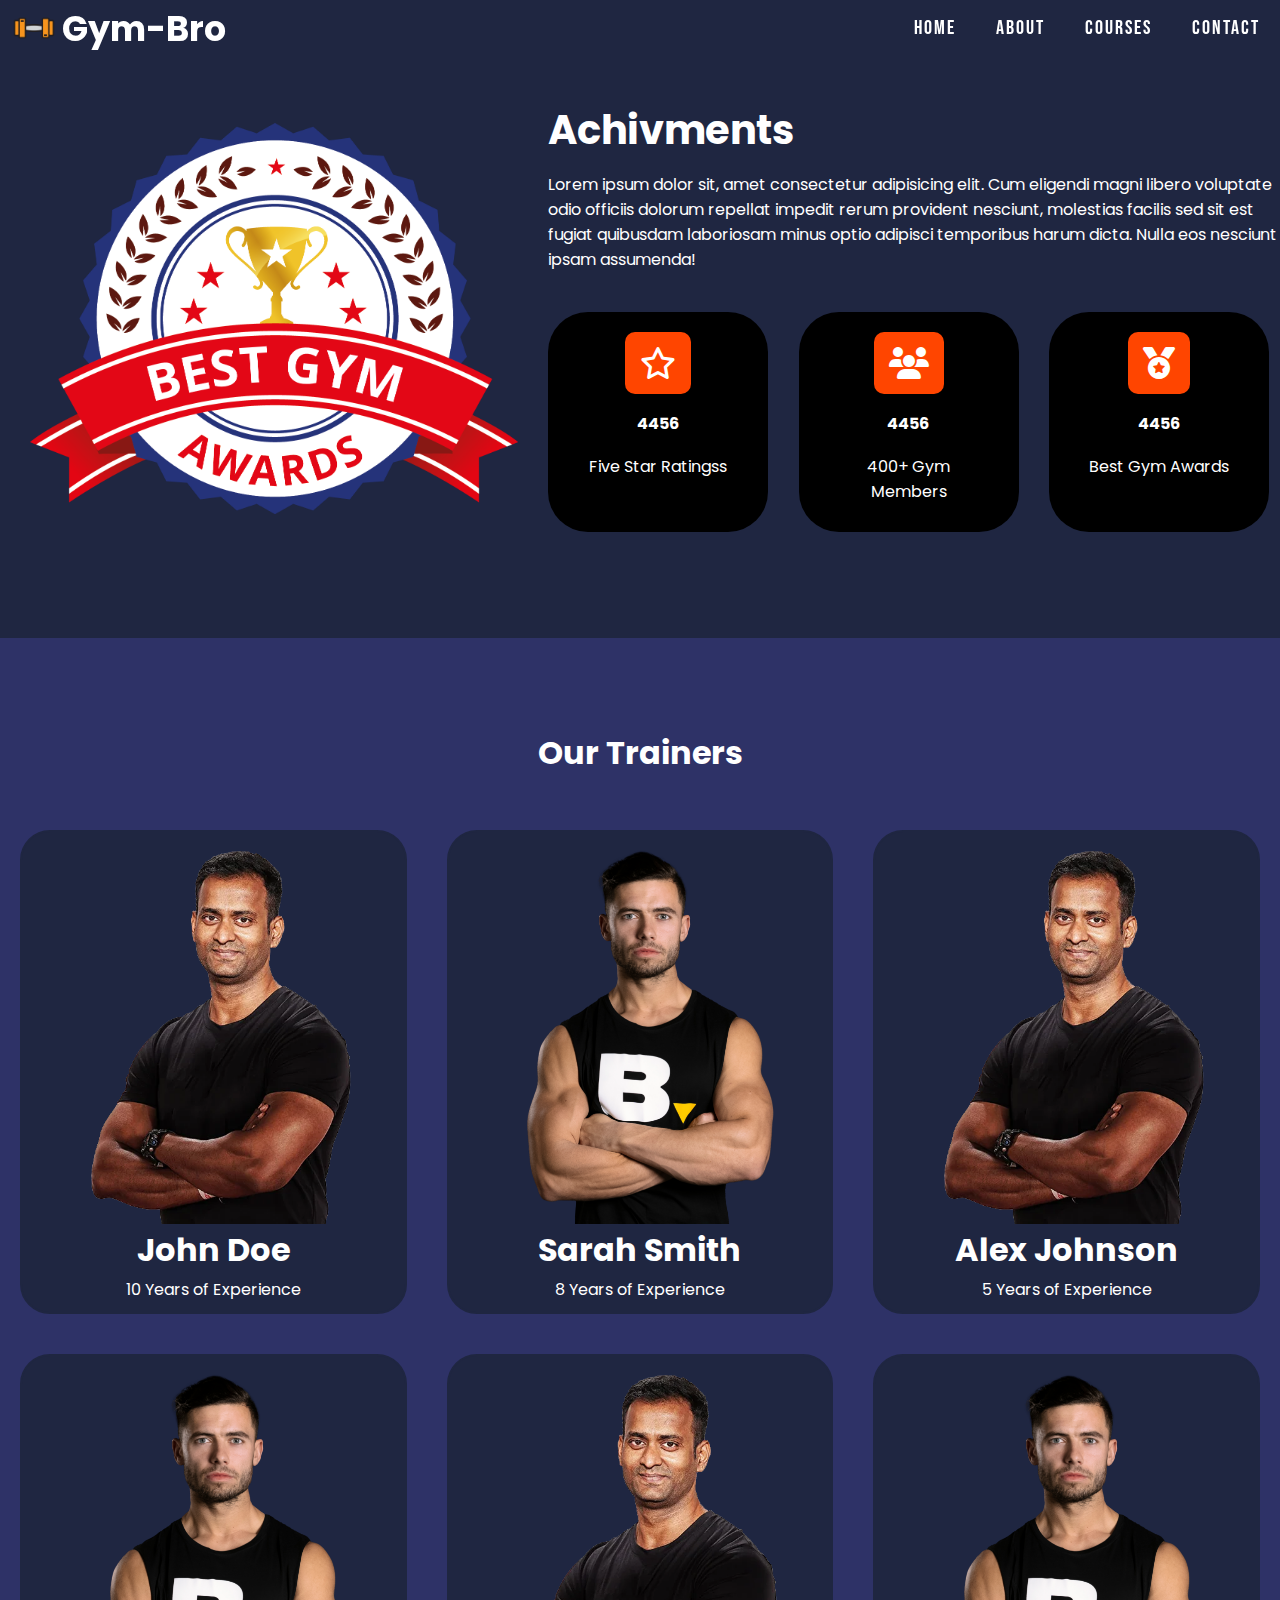
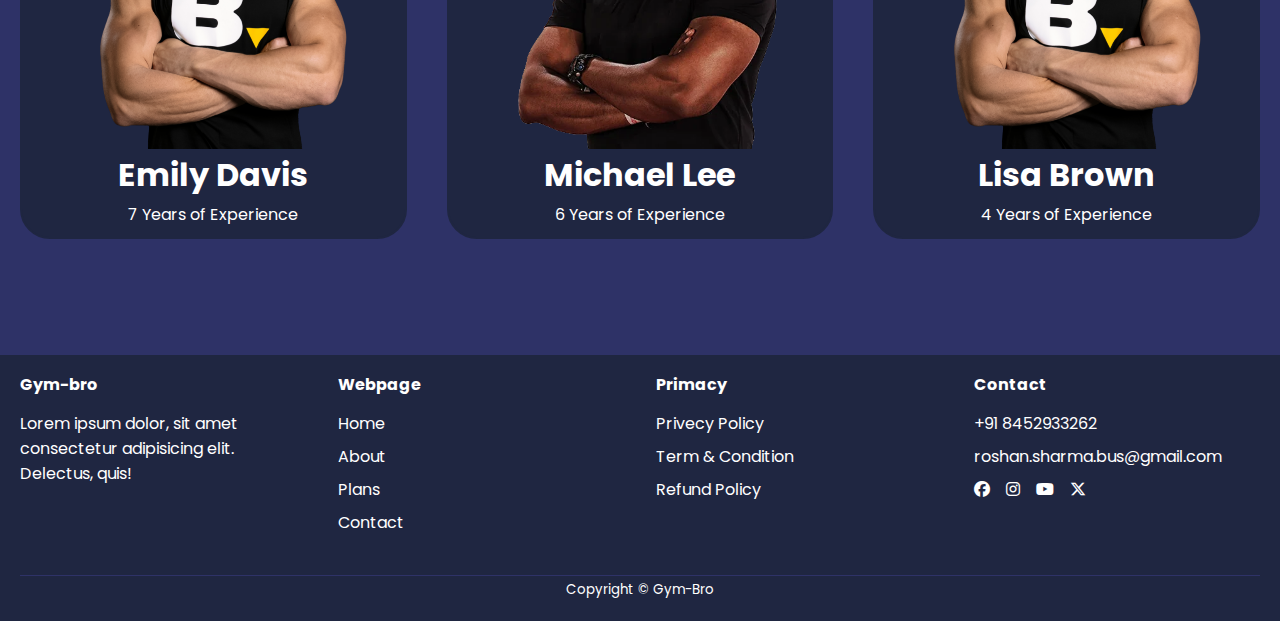
<file: HTML files/about.htm>
<!DOCTYPE html>
<html lang="en">

<head>
  <meta charset="UTF-8" />
  <meta name="viewport" content="width=device-width, initial-scale=1.0" />
  <title>Gym-Bro</title>
  <link rel="stylesheet" href="https://cdn.jsdelivr.net/npm/swiper@11/swiper-bundle.min.css" />
  <link rel="shortcut icon" href="../Photos/logo.png" type="image/x-icon" />
  <link rel="stylesheet" href="../CSS files/index.css" />

  <link rel="stylesheet" href="https://cdnjs.cloudflare.com/ajax/libs/font-awesome/6.6.0/css/all.min.css" />
  <link rel="stylesheet" href="../CSS files/about.css">
</head>

<body>
  <nav>
    <div class="container nav-section">
      <a href="index.htm" class="logoancor">
        <h2 class="navlogo">
          <img src="../Photos/logo.png" class="logo-img" alt="" />Gym-Bro
        </h2>
      </a>
      <ul class="nav-menu">
        <li class="nav-item"><a href="index.htm">Home</a></li>
        <li class="nav-item"><a href="about.htm">About</a></li>
        <li class="nav-item"><a href="courses.htm">courses</a></li>
        <li class="nav-item"><a href="contact.htm">Contact</a></li>
      </ul>
      <button id="open-menu">
        <i class="fa-solid fa-bars"></i>
      </button>
      <button id="close-menu">
        <i class="fa-solid fa-circle-xmark"></i>
      </button>
    </div>
  </nav>
  <section class="container achivmets">
    <div class="achivement-conatiner">
      <div class="achivmet-left">
        <img src="../Photos/Achivment.png" alt="">
      </div>
      <div class="achivment-right">
        <h3>Achivments</h3>
        <p>Lorem ipsum dolor sit, amet consectetur adipisicing elit. Cum eligendi magni libero voluptate odio officiis
          dolorum repellat impedit rerum provident nesciunt, molestias facilis sed sit est fugiat quibusdam laboriosam
          minus optio adipisci temporibus harum dicta. Nulla eos nesciunt ipsam assumenda!</p>
        <div class="boxes-menu">
          <div class="box">
            <i class="fa-regular fa-star"></i>
            <h4>4456</h4>
            <p>Five Star Ratingss</p>
          </div>
          <div class="box">
            <i class="fa-solid fa-users"></i>
            <h4>4456</h4>
            <p>400+ Gym Members</p>
          </div>
          <div class="box">
            <i class="fa-solid fa-medal"></i>
            <h4>4456</h4>
            <p>Best Gym Awards</p>
          </div>
        </div>
      </div>
    </div>
  </section>


  <section class="container team">
    <div class="team-container">
      <h2>Our Trainers</h2>
      <div class="team-menu">
        <div class="team-details">
          <img src="../Photos/team.png" alt="Trainer John Doe">
          <h4>John Doe</h4>
          <p>10 Years of Experience</p>
        </div>
        <div class="team-details">
          <img src="../Photos/team2.png" alt="Trainer Sarah Smith">
          <h4>Sarah Smith</h4>
          <p>8 Years of Experience</p>
        </div>
        <div class="team-details">
          <img src="../Photos/team.png" alt="Trainer Alex Johnson">
          <h4>Alex Johnson</h4>
          <p>5 Years of Experience</p>
        </div>
        <div class="team-details">
          <img src="../Photos/team2.png" alt="Trainer Emily Davis">
          <h4>Emily Davis</h4>
          <p>7 Years of Experience</p>
        </div>
        <div class="team-details">
          <img src="../Photos/team.png" alt="Trainer Michael Lee">
          <h4>Michael Lee</h4>
          <p>6 Years of Experience</p>
        </div>
        <div class="team-details">
          <img src="../Photos/team2.png" alt="Trainer Lisa Brown">
          <h4>Lisa Brown</h4>
          <p>4 Years of Experience</p>
        </div>
      </div>
    </div>
  </section>

  <footer class="footer">
    <div class="footer-container ">
      <div class="footer-1">
        <h4>Gym-bro</h4>
        <p>Lorem ipsum dolor, sit amet consectetur adipisicing elit. Delectus, quis!</p>
      </div>
      <div class="footer-2">
        <h4>Webpage</h4>
        <ul class="link">
          <li class="link"><a href="index.htm">Home</a></li>
          <li class="link"><a href="about.htm">About</a></li>
          <li class="link"><a href="courses.htm">Plans</a></li>
          <li class="link"><a href="contact.htm">Contact</a></li>
        </ul>
      </div>
      <div class="footer-3">
        <h4>Primacy</h4>
        <ul class="social-links">
          <li>
            <a href="">Privecy Policy</a>
          </li>
          <li> <a href="">Term & Condition</a></li>
          <li> <a href=""> Refund Policy</a></li>
        </ul>
      </div>
      <div class="footer-4">
        <h4>Contact</h4>
        <ul class="social-links">
          <li><a href="">+91 8452933262</a></li>
          <li><a href="">roshan.sharma.bus@gmail.com</a></li>
          <div class="social-icon">
            <li><a href=""><i class="fa-brands fa-facebook"></i></a></li>
            <li> <a href=""><i class="fa-brands fa-instagram"> </i></a></li>
            <li> <a href=""><i class="fa-brands fa-youtube"></i></a></li>
            <li> <a href=""><i class="fa-brands fa-x-twitter"></i></a></li>
          </div>
        </ul>
      </div>
    </div>
    <div class="footer-end">
      <small> Copyright &copy; Gym-Bro </small>
    </div>
  </footer>
  <script src="../script.js"></script>
</body>

</html>
</file>
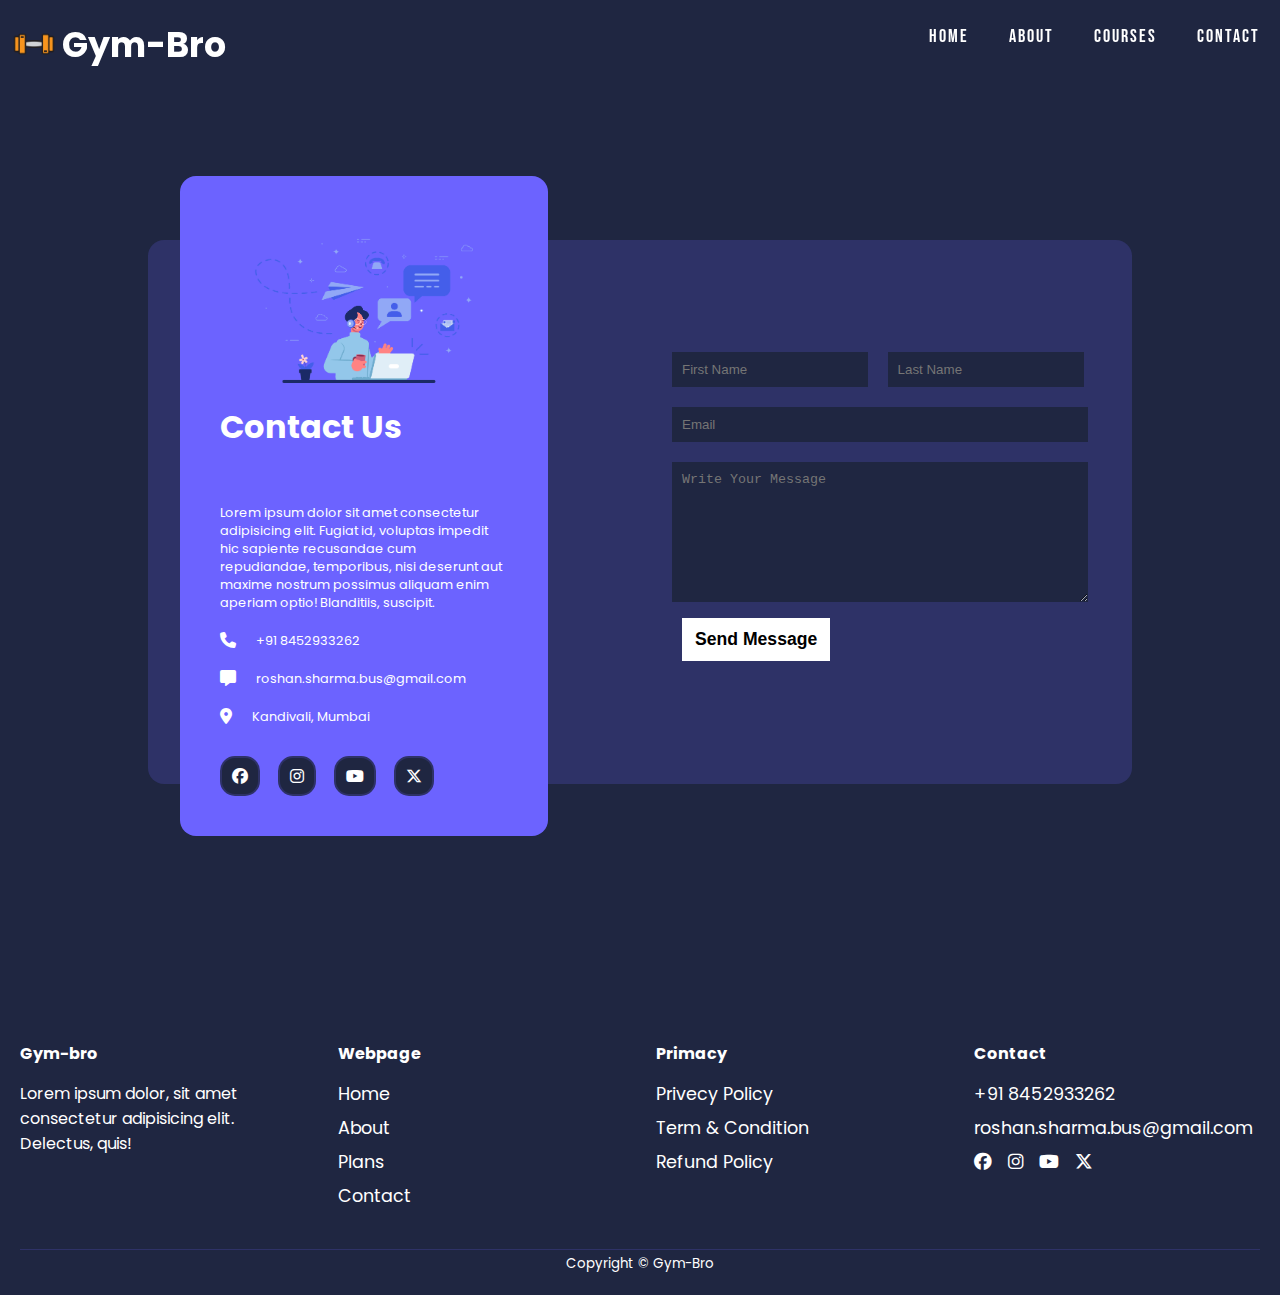
<file: HTML files/contact.htm>
<!DOCTYPE html>
<html lang="en">
<head>
  <meta charset="UTF-8" />
  <meta name="viewport" content="width=device-width, initial-scale=1.0" />
  <title>Gym-Bro</title>
  <link rel="stylesheet" href="https://cdn.jsdelivr.net/npm/swiper@11/swiper-bundle.min.css" />
  <link rel="shortcut icon" href="../Photos/logo.png" type="image/x-icon" />
  <link rel="stylesheet" href="../CSS files/index.css" />

  <link rel="stylesheet" href="https://cdnjs.cloudflare.com/ajax/libs/font-awesome/6.6.0/css/all.min.css" />
  <link rel="stylesheet" href="../CSS files/contact.css">
</head>
<body>
  <nav>
    <div class="container nav-section">
      <a href="index.htm" class="logoancor">
        <h2 class="navlogo">
          <img src="../Photos/logo.png" class="logo-img" alt="" />Gym-Bro
        </h2>
      </a>
      <ul class="nav-menu">
        <li class="nav-item"><a href="index.htm">Home</a></li>
        <li class="nav-item"><a href="about.htm">About</a></li>
        <li class="nav-item"><a href="courses.htm">courses</a></li>
        <li class="nav-item"><a href="contact.htm">Contact</a></li>
      </ul>
      <button id="open-menu">
        <i class="fa-solid fa-bars"></i>
      </button>
      <button id="close-menu">
        <i class="fa-solid fa-circle-xmark"></i>
      </button>
    </div>
  </nav>
  <section class="contact">
    <div class="contact-container">
      <div class="contact-left">
        <img src="../plan/Contact.png" alt="">
        <h2>Contact Us</h2>
        <p>Lorem ipsum dolor sit amet consectetur adipisicing elit. Fugiat id, voluptas impedit hic sapiente recusandae
          cum repudiandae, temporibus, nisi deserunt aut maxime nostrum possimus aliquam enim aperiam optio! Blanditiis,
          suscipit.</p>
        <div class="contact-menu">
          <div class="contact-item">
            <i class="fa-solid fa-phone"></i>
            <p>+91 8452933262</p>
          </div>
          <div class="contact-item">
            <i class="fa-solid fa-message"></i>
            <p>roshan.sharma.bus@gmail.com</p>
          </div>
          <div class="contact-item">
            <i class="fa-solid fa-location-dot"></i>
            <p>Kandivali, Mumbai</p>
          </div>
        </div>
        <div class="contact-icons">
          <li><a href=""><i class="fa-brands fa-facebook"></i></a></li>
          <li> <a href=""><i class="fa-brands fa-instagram"> </i></a></li>
          <li> <a href=""><i class="fa-brands fa-youtube"></i></a></li>
          <li> <a href=""><i class="fa-brands fa-x-twitter"></i></a></li>
        </div>
      </div>
      <form class="form" action="https://formspree.io/f/mpwzrqqz" method="POST" >
        <div class="right-side">
          <div class="name">
            <input type="text" name="First Name" placeholder="First Name" required>
            <input type="text" name="Last Name" placeholder="Last Name" required>
          </div>
          <div class="mail-msg">
            <input type="email" name="email" placeholder="Email" required>
            <textarea type="text" name="Message" placeholder="Write Your Message" rows="8" required></textarea>
          </div>
          <button href="" type="submit" class="btn">Send Message</button>
        </div>
      </form>
  </section>
  <footer class="footer">
    <div class="footer-container ">
      <div class="footer-1">
        <h4>Gym-bro</h4>
        <p>Lorem ipsum dolor, sit amet consectetur adipisicing elit. Delectus, quis!</p>
      </div>
      <div class="footer-2">
        <h4>Webpage</h4>
        <ul class="link">
          <li class="link"><a href="index.htm">Home</a></li>
          <li class="link"><a href="about.htm">About</a></li>
          <li class="link"><a href="courses.htm">Plans</a></li>
          <li class="link"><a href="contact.htm">Contact</a></li>
        </ul>
      </div>
      <div class="footer-3">
        <h4>Primacy</h4>
        <ul class="social-links">
          <li>
            <a href="">Privecy Policy</a>
          </li>
          <li> <a href="">Term & Condition</a></li>
          <li> <a href=""> Refund Policy</a></li>
        </ul>
      </div>
      <div class="footer-4">
        <h4>Contact</h4>
        <ul class="social-links">
          <li><a href="">+91 8452933262</a></li>
          <li><a href="">roshan.sharma.bus@gmail.com</a></li>
          <div class="social-icon">
            <li><a href=""><i class="fa-brands fa-facebook"></i></a></li>
            <li> <a href=""><i class="fa-brands fa-instagram"> </i></a></li>
            <li> <a href=""><i class="fa-brands fa-youtube"></i></a></li>
            <li> <a href=""><i class="fa-brands fa-x-twitter"></i></a></li>
          </div>
        </ul>
      </div>
    </div>
    <div class="footer-end">
      <small> Copyright &copy; Gym-Bro </small>
    </div>
  </footer>
  <script src="../script.js"></script>
</body>
</html>
</file>
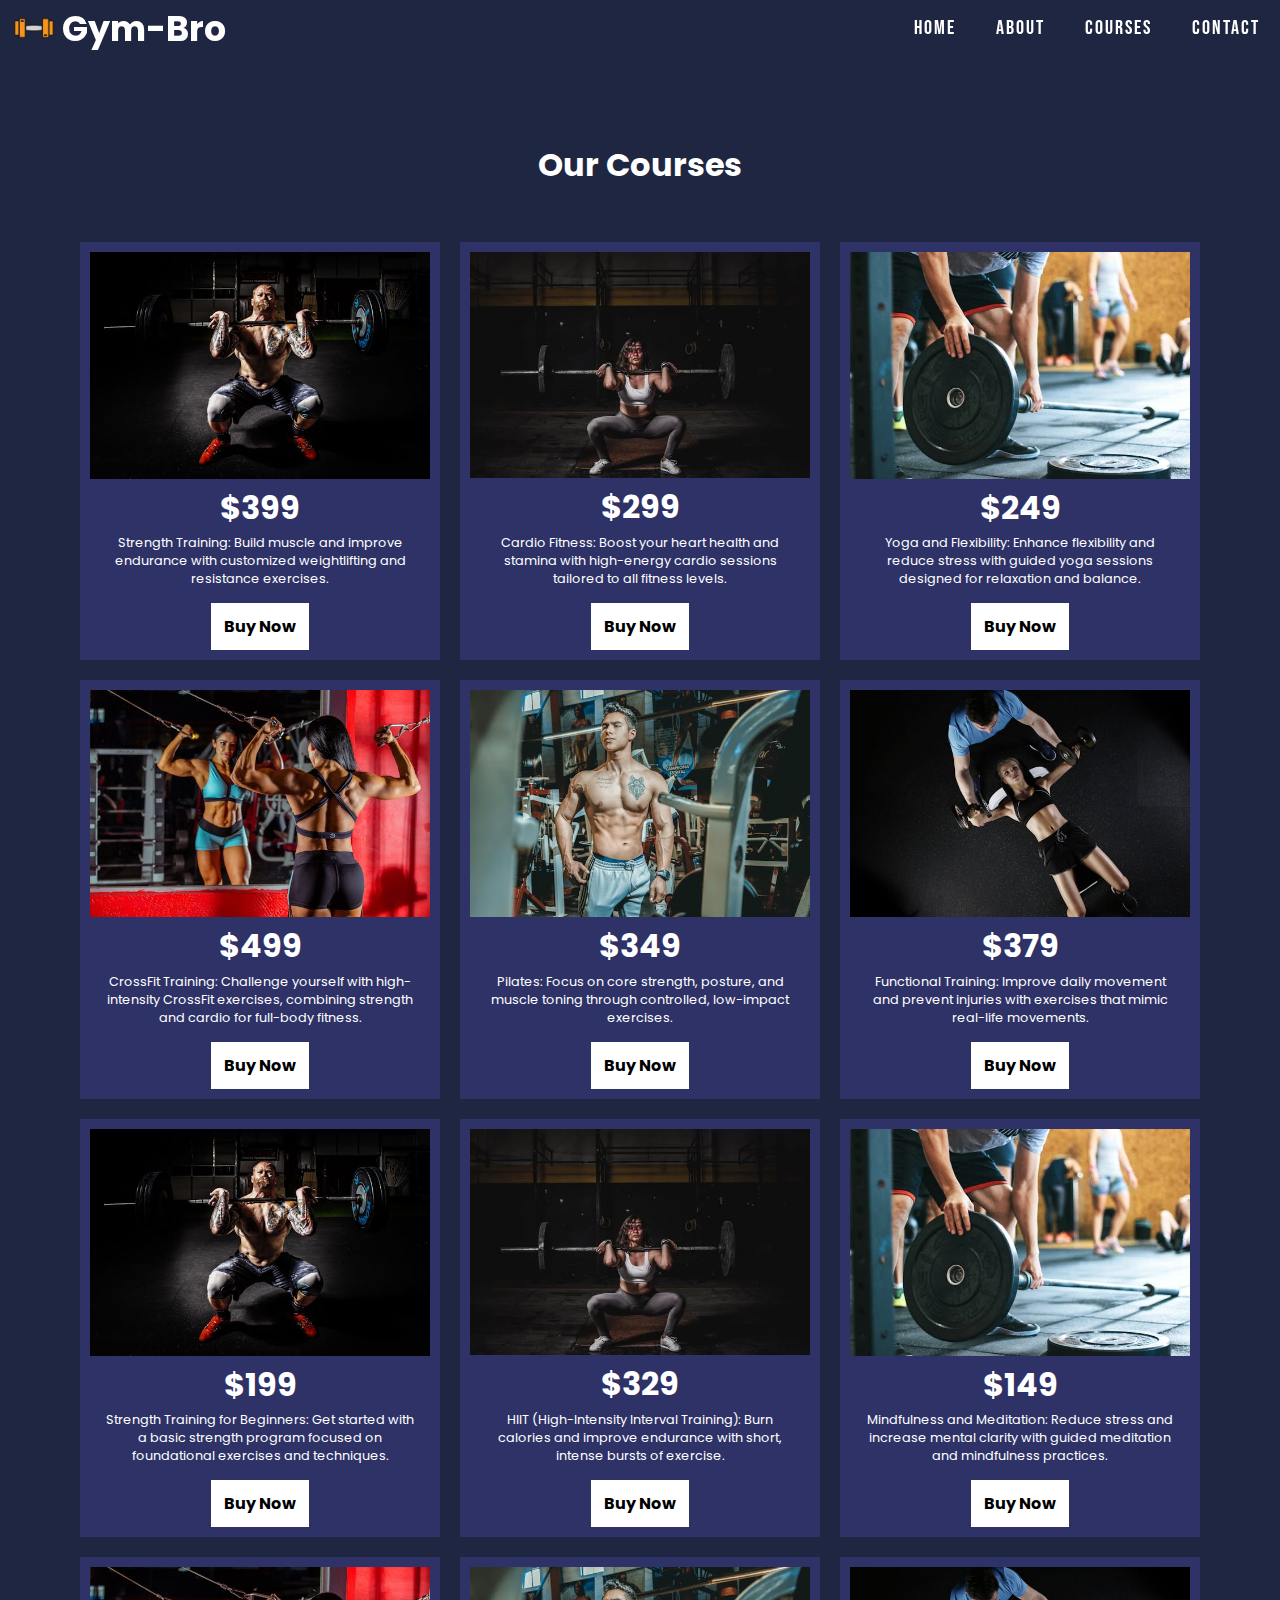
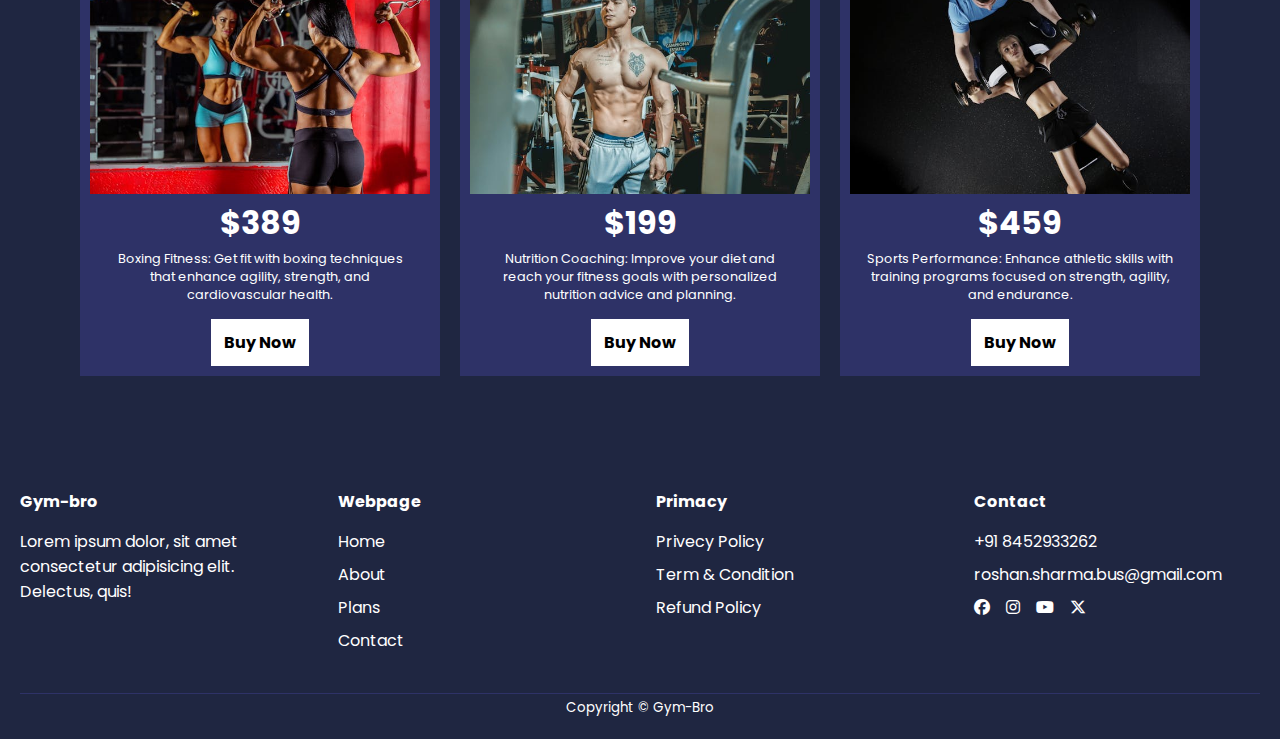
<file: HTML files/courses.htm>
<!DOCTYPE html>
<html lang="en">

<head>
  <meta charset="UTF-8" />
  <meta name="viewport" content="width=device-width, initial-scale=1.0" />
  <title>Gym-Bro</title>
  <link rel="stylesheet" href="https://cdn.jsdelivr.net/npm/swiper@11/swiper-bundle.min.css" />
  <link rel="shortcut icon" href="../Photos/logo.png" type="image/x-icon" />
  <link rel="stylesheet" href="../CSS files/index.css" />

  <link rel="stylesheet" href="https://cdnjs.cloudflare.com/ajax/libs/font-awesome/6.6.0/css/all.min.css" />
  <link rel="stylesheet" href="../CSS files/courses.css">
</head>

<body>
  <nav>
    <div class="container nav-section">
      <a href="index.htm" class="logoancor">
        <h2 class="navlogo">
          <img src="../Photos/logo.png" class="logo-img" alt="" />Gym-Bro
        </h2>
      </a>
      <ul class="nav-menu">
        <li class="nav-item"><a href="index.htm">Home</a></li>
        <li class="nav-item"><a href="about.htm">About</a></li>
        <li class="nav-item"><a href="courses.htm">courses</a></li>
        <li class="nav-item"><a href="contact.htm">Contact</a></li>
      </ul>
      <button id="open-menu">
        <i class="fa-solid fa-bars"></i>
      </button>
      <button id="close-menu">
        <i class="fa-solid fa-circle-xmark"></i>
      </button>
    </div>
  </nav>
  <section class="container courses">
    <div class="courses-container">
      <h2>Our Courses</h2>
    
      <ul class="courses-menu">
        <li class="cours-item"><img src="../plan/course1.png" alt="Strength Training">
          <h4>$399</h4>
          <p>Strength Training: Build muscle and improve endurance with customized weightlifting and resistance exercises.</p>
          <a href="" class="btn">Buy Now</a>
        </li>
  
        <li class="cours-item"><img src="../plan/course2.png" alt="Cardio Fitness">
          <h4>$299</h4>
          <p>Cardio Fitness: Boost your heart health and stamina with high-energy cardio sessions tailored to all fitness levels.</p>
          <a href="" class="btn">Buy Now</a>
        </li>
  
        <li class="cours-item"><img src="../plan/course3.png" alt="Yoga and Flexibility">
          <h4>$249</h4>
          <p>Yoga and Flexibility: Enhance flexibility and reduce stress with guided yoga sessions designed for relaxation and balance.</p>
          <a href="" class="btn">Buy Now</a>
        </li>
  
        <li class="cours-item"><img src="../plan/course4.png" alt="CrossFit Training">
          <h4>$499</h4>
          <p>CrossFit Training: Challenge yourself with high-intensity CrossFit exercises, combining strength and cardio for full-body fitness.</p>
          <a href="" class="btn">Buy Now</a>
        </li>
  
        <li class="cours-item"><img src="../plan/course5.png" alt="Pilates">
          <h4>$349</h4>
          <p>Pilates: Focus on core strength, posture, and muscle toning through controlled, low-impact exercises.</p>
          <a href="" class="btn">Buy Now</a>
        </li>
  
        <li class="cours-item"><img src="../plan/course6.png" alt="Functional Training">
          <h4>$379</h4>
          <p>Functional Training: Improve daily movement and prevent injuries with exercises that mimic real-life movements.</p>
          <a href="" class="btn">Buy Now</a>
        </li>
  
        <li class="cours-item"><img src="../plan/course1.png" alt="Strength Training for Beginners">
          <h4>$199</h4>
          <p>Strength Training for Beginners: Get started with a basic strength program focused on foundational exercises and techniques.</p>
          <a href="" class="btn">Buy Now</a>
        </li>
  
        <li class="cours-item"><img src="../plan/course2.png" alt="HIIT">
          <h4>$329</h4>
          <p>HIIT (High-Intensity Interval Training): Burn calories and improve endurance with short, intense bursts of exercise.</p>
          <a href="" class="btn">Buy Now</a>
        </li>
  
        <li class="cours-item"><img src="../plan/course3.png" alt="Mindfulness and Meditation">
          <h4>$149</h4>
          <p>Mindfulness and Meditation: Reduce stress and increase mental clarity with guided meditation and mindfulness practices.</p>
          <a href="" class="btn">Buy Now</a>
        </li>
  
        <li class="cours-item"><img src="../plan/course4.png" alt="Boxing Fitness">
          <h4>$389</h4>
          <p>Boxing Fitness: Get fit with boxing techniques that enhance agility, strength, and cardiovascular health.</p>
          <a href="" class="btn">Buy Now</a>
        </li>
  
        <li class="cours-item"><img src="../plan/course5.png" alt="Nutrition Coaching">
          <h4>$199</h4>
          <p>Nutrition Coaching: Improve your diet and reach your fitness goals with personalized nutrition advice and planning.</p>
          <a href="" class="btn">Buy Now</a>
        </li>
  
        <li class="cours-item"><img src="../plan/course6.png" alt="Sports Performance">
          <h4>$459</h4>
          <p>Sports Performance: Enhance athletic skills with training programs focused on strength, agility, and endurance.</p>
          <a href="" class="btn">Buy Now</a>
        </li>
      </ul>
    </div>
  </section>
  
  
  <footer class="footer">
    <div class="footer-container ">
      <div class="footer-1">
        <h4>Gym-bro</h4>
        <p>Lorem ipsum dolor, sit amet consectetur adipisicing elit. Delectus, quis!</p>
      </div>
      <div class="footer-2">
        <h4>Webpage</h4>
        <ul class="link">
          <li class="link"><a href="index.htm">Home</a></li>
          <li class="link"><a href="about.htm">About</a></li>
          <li class="link"><a href="courses.htm">Plans</a></li>
          <li class="link"><a href="contact.htm">Contact</a></li>
        </ul>
      </div>
      <div class="footer-3">
        <h4>Primacy</h4>
        <ul class="social-links">
          <li>
            <a href="">Privecy Policy</a>
          </li>
          <li> <a href="">Term & Condition</a></li>
          <li> <a href=""> Refund Policy</a></li>
        </ul>
      </div>
      <div class="footer-4">
        <h4>Contact</h4>
        <ul class="social-links">
          <li><a href="">+91 8452933262</a></li>
          <li><a href="">roshan.sharma.bus@gmail.com</a></li>
          <div class="social-icon">
            <li><a href=""><i class="fa-brands fa-facebook"></i></a></li>
            <li> <a href=""><i class="fa-brands fa-instagram"> </i></a></li>
            <li> <a href=""><i class="fa-brands fa-youtube"></i></a></li>
            <li> <a href=""><i class="fa-brands fa-x-twitter"></i></a></li>
          </div>
        </ul>
      </div>
    </div>
    <div class="footer-end">
      <small> Copyright &copy; Gym-Bro </small>
    </div>
  </footer>
  <script src="../script.js"></script>
</body>

</html>
</file>
<file: CSS files/index.css>
@import url('https://fonts.googleapis.com/css2?family=Itim&family=Poppins:wght@500;600;700&display=swap');
@import url('https://fonts.googleapis.com/css2?family=Bebas+Neue&family=Itim&family=Poppins:wght@500;600;700&display=swap');
@import url('https://fonts.googleapis.com/css2?family=Bebas+Neue&family=Danfo&family=Itim&family=Poppins:wght@500;600;700&display=swap');
* {
  margin: 0;
  padding: 0;
  border: 0;
  outline: 50px;
}
:root {
  --color-primary: #6c63ff;
  --color-success: #00bf8e;
  --color-warning: #f7c94b;
  --color-danger: #f75842;
  --color-danger-variant: rgba(247, 88, 66, 0.4);
  --color-white: #fff;
  --color-light: rgba(255, 255, 255, 0.7);
  --color-black: #000;
  --color-bg: #1f2641;
  --color-bg1: #2e3267;
  --color-bg2: #ff2a00;
  --container-width-lg: 80%;
  --container-width-md: 90%;
  --container-width-sm: 94%;
  --transition: all 400ms ease;
  --box-shadow-orange: 0 1rem 1.5rem #00000093;
}
body {
  background: #000;
  color: white;
  font-family: "Poppins", serif;
  background-color: var(--color-bg);
}
.nav-menu a {
  text-decoration: none;
  color: var(--color-white);
  transition: all 300ms ease;
  &:hover {
    color: var(--color-bg2);
  }
}
.window-scroll {
  /* background-color: #20223f; */
  background-color: #2e3267;
  background-image: linear-gradient(90deg, #2e3267 0%, #293c9b 100%);
  z-index: 1;
}
ul {
  list-style: none;
  align-items: center;
}
.nav-section {
  height: 100%;
  display: flex;
  align-items: center;
  justify-content: space-between;
  padding: 12px 20px 12px 5px;
}
.nav-section .logoancor {
  text-decoration: none;
}
.nav-section .logo-img {
  height: 50px;
  width: 21%;
  padding: 2px 5px;
}
.nav-section .navlogo {
  display: flex;
  align-items: center;

  color: white;
  text-decoration: none;
  font-size: 35px;
  line-height: 1.8;
  transition: var(--transition);
  &:hover {
    color: var(--color-bg2);
  }
}
.nav-menu {
  display: flex;
  justify-content: space-between;
  gap: 40px;
  font-family: "Bebas Neue", sans-serif;
  letter-spacing: 2px;
  font-size: 20px;
}
button {
  color: white;
  background: none;
  gap: 20px;
  margin: 10px;
  font-size: 25px;
}
/* .container {
  padding: 1rem 3rem 1rem 3rem;
} */
section {
  padding: 6rem 0;
}
section h2 {
  text-align: center;
  margin-bottom: 4rem;
}
h1,
h2,
h3,
h4,
h5 {
  line-height: 1.2;
}
h1 {
  height: 2.4rem;
}
h2 {
  height: 2rem;
}
h3 {
  height: 1.6rem;
}
h4 {
  height: 1.3rem;
}
h5 {
  height: .8rem;
}
img {
  width: 100%;
  display: block;
  object-fit: cover;
}
.btn {
  display: inline-block;
  background: white;
  color: var(--color-black);
  padding: 10px 12px;
  /* border-radius: 20px; */
  text-decoration: none;
  border: 1px solid transparent;
  font-weight: 700;
  transition: var(--transition);
  align-items: center;
  text-align: center;
}
.btn:hover {
  background: transparent;
  color: var(--color-white);
  background-color: #f75842;
  border: 1px solid #f75842;
}
nav {
  background: transparent;
  width: 100%;
  position: fixed;
  top: 0;
  z-index: 11;
}
.nav-section button {  /* herw is my nav menu button */
  display: none;
}
header {
  position: relative;
  top: 5rem;
  /* overflow: hidden; */
  margin-top: -50px;
  height: 46rem;

  
}
.header-section {
  display: grid;
  grid-template-columns: 1fr 1fr;
  align-items: center;
  gap: 30px;
  padding: 5px 20px 0 20px;
  height: 100%;
}
.header-section .header-left {
  display: inline;
  align-items: center;
  justify-content: center;
}
.header-section .header-left .header-title {
  margin: 0 0 30px 0px;
  display: inline-block;
  font-size: 60px;
}

.header-section .header-left h1 strong {
  -webkit-text-stroke: 2px #ff2a00;
  color: transparent;
}
.header-section .header-left .header-dec {
  margin: 20px 0 20px;
}
.header-right-img img {
  overflow: hidden;
  width: 100%;
}
.header-right-img {
  padding: 3rem;
}
.p-strong {
  font-weight: 700;
  color: #ff2a00;
}
.category {
  background: var(--color-bg1);
  height: 18rem;
  width: 100%;
}
.category-left h2 {
  line-height: 1;
  margin-bottom: 50px;
  font-size: 2rem;
  
}
.category-container {
  padding:1.2rem;
  display: grid;
  grid-template-columns: 40% 60%;
  gap: 4rem;
  width: auto;

}
.category-left {
  text-align: left;
  align-items: center;
}
.category-left p {
  margin: 1rem 0 1rem;
  width: 80%;
}
.category-right {
  width: 80%;
}
.category-right .category-menu {
  display: grid;
  grid-template-columns: repeat(3, 1fr);
  /* background: red; */
  gap: 20px;

}
.category-menu .category-item .gym-icon {
  height: 30px;
  background-color: #ff2a00;
  padding: 4px;
  border-radius: 15px;
  width: 30px;
}
.category-menu .category-item p {
  font-size: .8rem
}
.category-menu .category-item h4 {
  margin: 10px 0 10px 0;
}
.category-item {
  padding: 1.2rem;
  border-radius: 2rem;
  background-color: #424676bb;
  width: 200px;
  transition: var(--transition);
  &:hover {
    box-shadow: 0 1rem 2rem rgba(0, 0, 0, 0.697);
  }
}
.category-menu:nth-child(2) {
  background: gold;
}
.plans {
  margin-top: 5rem;
  height: 88vh;
  background: var(--color-bg);

}
.plans-menu {
  display: grid;
  grid-template-columns: repeat(3, 1fr);
  gap: 5rem;
}
.plans-container{
  margin: 0 20px;
}
.plans-container h2 {
  font-size: 2rem;
}
.plans-menu .plan-item {
  background-color: #f7c94b;
}
h2 {
  font-size: 2rem;
}
/* .container {
  padding: 1rem 3rem 1rem 3rem;
} */
.plans-item {
  padding: 1rem;
  border-radius: 20px;
  background: var(--color-bg1);
  text-align: center;
  border: 1px solid var(--color-bg);
  &:hover {
    box-shadow: var(--box-shadow-orange);
  }
}
.plans-item img {
  border-radius: 20px;
}
.plans-item .plan-info {
  margin: 15px;
}
.plans-item .plan-info h3 {
  /* color: transparent; */
  font-size: 1.5rem;
  transition: var(--transition);
  &:hover {
    color: #f75842;
  }
}
.plans-item .plan-info p {
  margin-top: 15px;
  font-size: .8rem;
}
.plans-item .plan-info .btn {
  margin-top: 15px;
}
.questions {
  background: var(--color-bg1);
  width: 100%;
  

}

.questions-menu {
  display: grid;
  grid-template-columns: 1fr 1fr;
}
.question-item {
  margin: 15px;
  background: var(--color-bg);
  padding: 1.5rem;
  cursor: pointer;
  height: fit-content;
  &:hover {
    box-shadow: var(--box-shadow-orange)
  }
}
.question-item .icons {
  display: flex;
  align-items: center;
  align-self: flex-start;
  font-size: 1rem;
  font-size: 1.2rem;
}
.question-item .icons h3 {
  margin: 0 1.3rem 0 1.3rem;
  font-size: 1.1rem;
  font-weight: 500;
}
/* .question-item {display: flex;} */
.question-item p {
  display: none;
  margin: .3rem 1.5rem 0 2.4rem;
  font-size: .8drem;
  transition: var(--transition);
}
.open p {
  display: block;
}
.trainer-container {
  z-index: -1;
  overflow-x: hidden;
  position: relative;
  margin-bottom: 10rem;
  margin-top: 8rem;
}
.trainers-container {
  padding-top: 2rem;
}
.trainer-photo {
  height: 6rem;
  width: 6rem;
  border-radius: 50%;
  overflow: hidden;
  margin: 0 auto 1rem;
  border: 1rem solid #ff2a00b8;
  z-index: 1;
}
.trainer-name-info {
  text-align: center;
}
.trainer-about {
  background: var(--color-bg1);
  margin-top: 1rem;
  padding: 2rem;
  position: relative;
}
.trainer-about::before {
  content: '';
  display: block;
  background: linear-gradient(135deg, transparent, var(--color-bg1), var(--color-bg1), var(--color-bg1));
  height: 3rem;
  width: 3rem;
  position: absolute;
  left: 48.5%;
  top: -1.5rem;
  transform: rotate(45deg);
}
.trainers-container {
  align-items: center;
  justify-content: center;
  text-align: center;
}
footer {
  background-color: var(--color-bg);
  margin: 20px;
}
.foot-img {
  height: 3rem;
  width: 3rem;
}
.footer-container {
  display: grid;
  grid-template-columns: repeat(4,1fr);
  gap: 2rem;
}
.footer-container ul{list-style: none;}
.footer-container ul li{margin-bottom: .5rem;}
.footer-container h4{
  margin-bottom: 1rem;
}
.social-icon{
  display: flex;
  gap: 1rem;
}
.footer-container a{
  text-decoration: none;
  color: white;
  transition: var(--transition);
  &:hover{
    color: rgb(0, 42, 255);
  }
}
.footer-end{
  text-align: center;
  margin-top: 2rem;
  border-top: 1px solid var(--color-bg1);
}









@media screen and (max-width:1024px) {

 
  
  h1{
    font-size: 2rem;
  }
  h2{
    font-size: 1.7rem;
  }
  h3{
    font-size: 1.4rem;
  }
  h4  { 
    font-size: 1.2rem;
  }

 

  .nav-section button { 
    display: inline-block;
    background: transparent;
    font-size: 2rem;
    color: var(--color-white);
    cursor: pointer;
  }
 #close-menu{
    transition: var(--transition);
    display: none; 
  }

 .nav-menu{
  position: fixed;
  height: fit-content;
  width: 10rem;
  flex-direction: column;
  top: 5rem;
  right: 12%;
  /* padding: 20px; */
  transition: var(--transition);
  display: none;

 }


 .nav-menu li{
  width: 100%;
  height: 4rem;
  animation: animationnav 500ms linear forwards; 
  transform-origin: top right; 

 }
 @keyframes animationnav {
  from{
    transform: rotateZ(90deg);

  }
  to{
    transform: rotateZ(0deg);

  }
  
 }
 .nav-menu li a{
  background: var(--color-bg1);
  box-shadow: 8px 12px 10px rgba(0, 0, 0, .6);
  width: 100%;
  height: 100%;
  font-size: 2rem;
  padding: 20px;
  display: grid;
  place-items: center;
  &:hover{
    background: #353975c7;
  }
 }

 header{
  height: 72vh;
  margin-bottom: 4rem;
 }

 .header-section{
  gap: 0;
  padding-bottom: 0;
 }
 .header-right .header-right-img{
height: auto;
 }


.category {
  margin-top: 5rem;
  height: auto;
  width: auto;
}
.category-container{
  grid-template-columns: 1fr;
  gap: 3rem ;

}

.category-left{margin-right: auto;}

.plans{margin-top: 0;
margin-bottom: 4rem;

}
.plans {
  margin-top: 5rem;
  height: 138vh;
  background: var(--color-bg);
  align-items: center;
  justify-content: center;

}
.plans-menu{
grid-template-columns: 1fr 1fr;
gap: 2rem;

}
.plans-item .plan-info p {
  margin-top: 20px;
  font-size: .8rem;
}

.question-container{
  width: 100%;
}
.questions-menu{
  grid-template-columns: 1fr;
}

.footer-container{
  grid-template-columns: 1fr 1fr;
  align-items: center;
  justify-items: center;
  text-align: center;
}
header{
  margin-top: 3rem;
}
.category {
  align-items: center;
}
.question-item p {
  margin: 2rem 1.5rem 0 2.4rem;
  font-size: .8drem;
  transition: var(--transition);
}
.category-right{
  align-items: center;
  justify-content: center;
}
.category-right .category-menu {
  display: grid;
  grid-template-columns: repeat(2, 1fr);
  /* background: red; */
  gap: 20px;

}
.header-right-img img {
display: none;
}
header{
  align-items: center;
  justify-content: center;
}
.header-left{
  text-align: center;
  justify-content: center;
  align-items: center;
}
.category-container, .plans-menu, .footer-container {
  margin: 0 auto;
  max-width: 90%;
  justify-content: center;
 
}
.plans{
height: 250vh;

}
/* Navbar adjustments for better spacing */
.nav-section {
  /* flex-direction: column; */
  padding: 10px 0;
}

/* Adjust column layout */
.header-section {
  grid-template-columns: 1fr; /* Stack elements on top of each other */
  padding: 10px;
}

.category-container, .plans-menu, .questions-menu {
  grid-template-columns: 1fr; /* One column for better alignment */
}

/* Adjust button and text sizes for readability */
.btn, .nav-menu a {
  font-size: 18px;
}

/* Center footer content */
.footer-container {
  margin-top: 20px;
  grid-template-columns: 1fr 1fr;
  text-align: center;
}
.social-icon{
  justify-content: center;
}
}








@media screen and (max-width:500px) {
 
  .category{
    align-items: center;
    justify-content: center;
    width: 100%;
  }

  .category-right .category-menu{
    display: grid;
    grid-template-columns: 1fr;
    align-items: center;
    justify-content: center;
  }

  .footer-2,.footer-3{
    display: none;
  }
  .footer-container{
    display: flex;
   flex-wrap: wrap;
  }


  .question-item .icons h3 {
    margin: 0 1.3rem 0 1.3rem;
    font-size: .8rem;
    font-weight: 500;
  }
  .question-item p {
    margin-top: 20px;
    font-size: .8drem;
    transition: var(--transition);
  }
}
</file>
<file: CSS files/about.css>
.achivmets{
  margin: 10px 30px;
}

.achivement-conatiner{
  display: grid;
  grid-template-columns: 40% 60%;
  gap: 30px;
  align-items: center;
}

.achivment-right h3{
  font-size: 40px;
}

.achivment-right p{
  margin: 40px 0 0px;
  
}
.achivment-right .boxes-menu{
  display: grid;
  grid-template-columns: 1fr 1fr 1fr;
  gap: 20px;
}

.box{
  margin: 40px 0 0;
  background: #000;
  height: 180px;
  width: 180px;
  align-items: center;
  text-align: center;
  padding: 20px;
  border-radius: 40px;
}

.box i{
font-size: 2rem;
background-color: orangered;
padding: 15px;
border-radius: 10px;

}

.box h4{
    margin: 20px;
}
.box p{
  margin: 20px;
}

.team{
  background: #2E3267;
}
.team-menu{
  margin: 20px;
  display: grid;
  grid-template-columns:repeat(3,1fr);
  gap: 40px;
  align-items: center;
  text-align: center;
  justify-content: center;
}

.team-details{
  background: #1f2641;
  align-items: center;
  text-align: center;
  justify-content: center;
  border: 2px solid #1f2641;
  border-radius: 30px;
  &:hover{
    background: transparent;
  border: 2px solid #1f1f1f;

    
  }
}

.team-details img{
  margin: 10px 10px 0;
  display: inline;
  align-items: center;
  text-align: center;
  justify-content: center;
  object-fit: contain;
  aspect-ratio: 1/1;
}


.team-details h4{
  font-size: 2rem;
  margin: 0px 0 10px;
}
.team-details p{
  margin: 25px 0 10px 0;
}

@media screen and (max-width:500px) {
  
.achivement-conatiner{
  display: grid;
  grid-template-columns: 1fr;
  gap: 30px;
  align-items: center;
  align-items:center;
  text-align: center;
}

.achivment-right h3{
  font-size: 30px;
  align-items:center;
  text-align: center;
}

.achivment-right p{
  margin: 40px 0 0px;
  
}
.achivment-right .boxes-menu{
  display: grid;
  grid-template-columns: 1fr;
  gap: 15px;
}


.team-menu{
  margin: 20px;
  display: grid;
  grid-template-columns:repeat(2,1fr);
  gap: 40px;
  align-items: center;
  text-align: center;
  justify-content: center;
}

.team-details{
  background: #1f2641;
  align-items: center;
  text-align: center;
  justify-content: center;
  border-radius: 10px;
}

.team-details img{
  margin: 10px 10px 0;
  display: inline;
  align-items: center;
  text-align: center;
  justify-content: center;
  object-fit: contain;
  aspect-ratio: 1/1;
}


.team-details h4{
  font-size: .9rem;
  margin: 5px 0 0px;
}
.team-details p{
  margin: 5px 0  10px;
}

  
}
</file>
<file: CSS files/contact.css>
.contact{
margin: 0px 20px 20px;
padding: 8rem;

}

.contact-container{
  background: var(--color-bg1);
  display: grid;
  grid-template-columns: 40% 60%;
  gap: 4rem;
  padding: 2rem;
  height: 30rem;
  margin: 7rem auto;
  border-radius: 1rem;
}

.contact-left{
  background: var(--color-primary);
  position: relative;
  border-radius: 1rem;
  bottom: 6rem;
  padding: 40px;
}

.contact-left p{font-size: .8rem;}
.contact-left h2{
  text-align: left;
}
.contact-item{
  margin-top: 20px;
  display: flex;
  gap: 20px;
}

.contact-icons{
  display: flex;
  list-style: none;
  gap: 018px;
  justify-content: baseline;

}
.contact-icons li i{
  color: white;
  background: var(--color-bg);
  font-size: 1rem;
  padding: 10px;
  border-radius: 15px;
  border: 2px solid var(--color-bg1); 


  &:hover{
    background: transparent;
    border: 2px solid var(--color-bg1); 
  }


}

.form{
  padding: 40px;
  margin-top: 20px;
}
.contact-icons li{
  margin-top:30px ; 
  color: white;

}
.mail-msg{
  display: flex;
  flex-direction: column;
  gap: 20px;
  margin-top:20px ;
}
.name{
  display: flex;
  gap: 1.2rem;
}
.right-side{
  margin-right: 20px;
  padding: 20px;
  /* background: yellow; */
  display: flex;
  flex-direction: column;
}
form input,textarea{
  padding: 10px;
  width:96%;
  background: var(--color-bg);
  color: white;

}

a,button{
  margin-top: 1rem;
  width: max-content;
  font-size: 1.1rem;
}

/* Responsive Adjustments for Smartphones */
@media (max-width: 480px) {
  .contact {
    padding: 2rem 0;
    margin: 0 0px;
  }

  .contact-container {
    grid-template-columns: 1fr;
    gap: 1rem;
    padding: 1rem;
    height: auto;
    margin: 4rem auto;
    width: min-content;
  }

  .contact-left {
    padding: 1rem;
    bottom: 0;
  }

  .contact-left h2 {
    font-size: 1.5rem;
  }

  .contact-left p {
    font-size: 0.9rem;
  }

  .contact-item {
    flex-direction: row;
    align-items: flex-start;
    gap: 0.5rem;
  }

  .contact-menu li{display: flex;
  }
  .contact-icons {
    gap: 0.5rem;
    justify-content: flex-start;

  }

  .contact-icons li i {
    font-size: 0.9rem;
    padding: 8px;
  }

  .form {
    margin: 1rem 20px 1rem -50px;
   
  }

  .name {
    flex-direction: column;
    gap: 1rem;
  }

  form input,
  textarea {
    width: 140%;
  }

  a.btn {
    font-size: 1rem;
  }
}
</file>
<file: CSS files/courses.css>
.courses{
  margin-top: 50px;
}

.courses-container{
  padding: 0 5rem;
  align-items: center;
  text-align: center;
}
.courses-menu{
  display: grid;
  grid-template-columns: repeat(3, 1fr);
  gap: 20px;
}
.cours-item{
  align-items: center;
  text-align: center;
  background: #2E3267;
  padding: 10px;
  transition: all 300ms ease;;
  &:hover{
    box-shadow: 0 1rem 1.5rem #00000093;

  }
}

.cours-item img{
  object-fit: contain;
display: block;
}
.cours-item h4{
  padding: 10px;
  font-size: 2rem;
}

.cours-item p{
  margin: 15px;
  font-size: .8rem;
}

@media screen and (max-width:500px) {


  
.courses{
  margin-top: -10px; 
}

.courses-container{
  margin: 0px -40px 0 -30px;

  /* padding: 0 5rem; */
  align-items: center;
  justify-content: center;
  text-align: center;
}
.courses-menu{
  display: grid;
  grid-template-columns:1fr;
  gap: 20px;
}
.cours-item{
  align-items: center;
  text-align: center;
  background: #2E3267;
  padding: 10px;
  transition: all 300ms ease;;
  &:hover{
    box-shadow: 0 1rem 1.5rem #00000093;

  }
}

.cours-item img{
  object-fit: contain;
display: block;
}
.cours-item h4{
  padding: 10px;
  font-size: 1.5rem;
}
  
}
</file>
